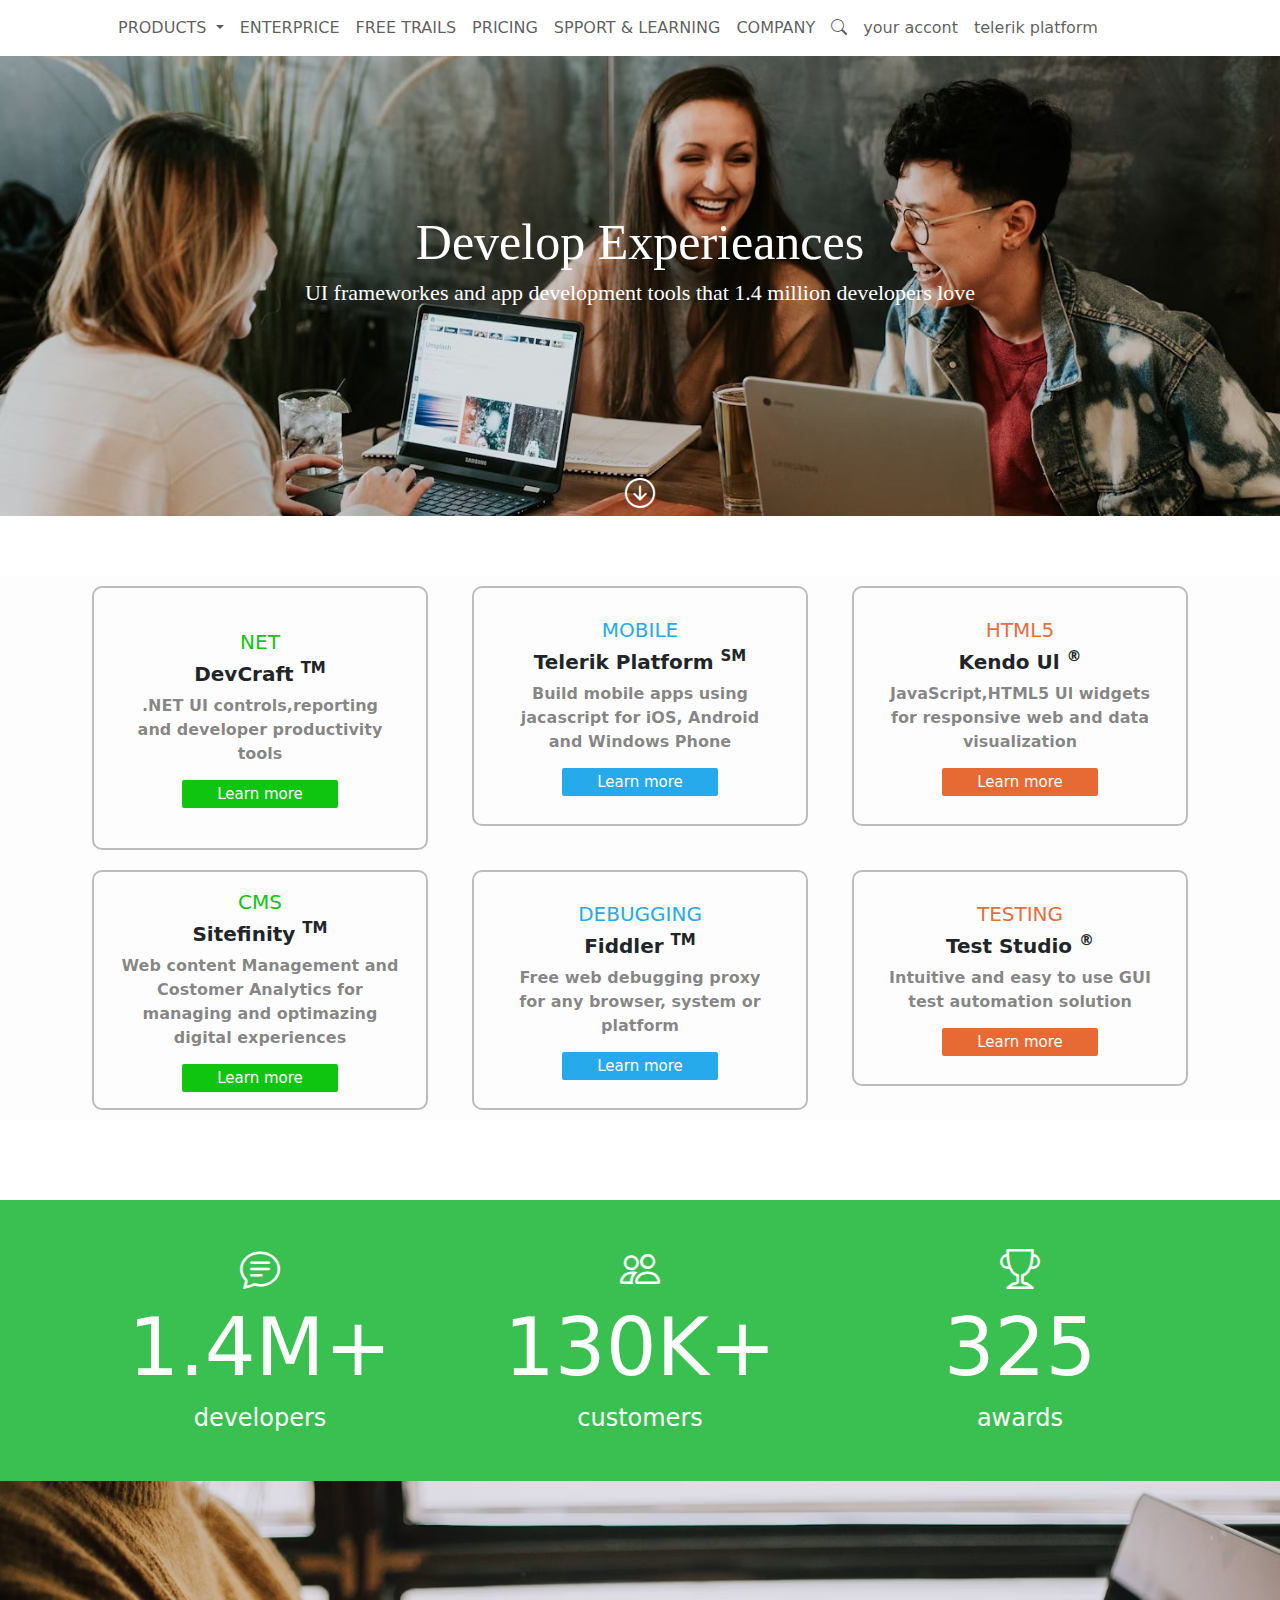
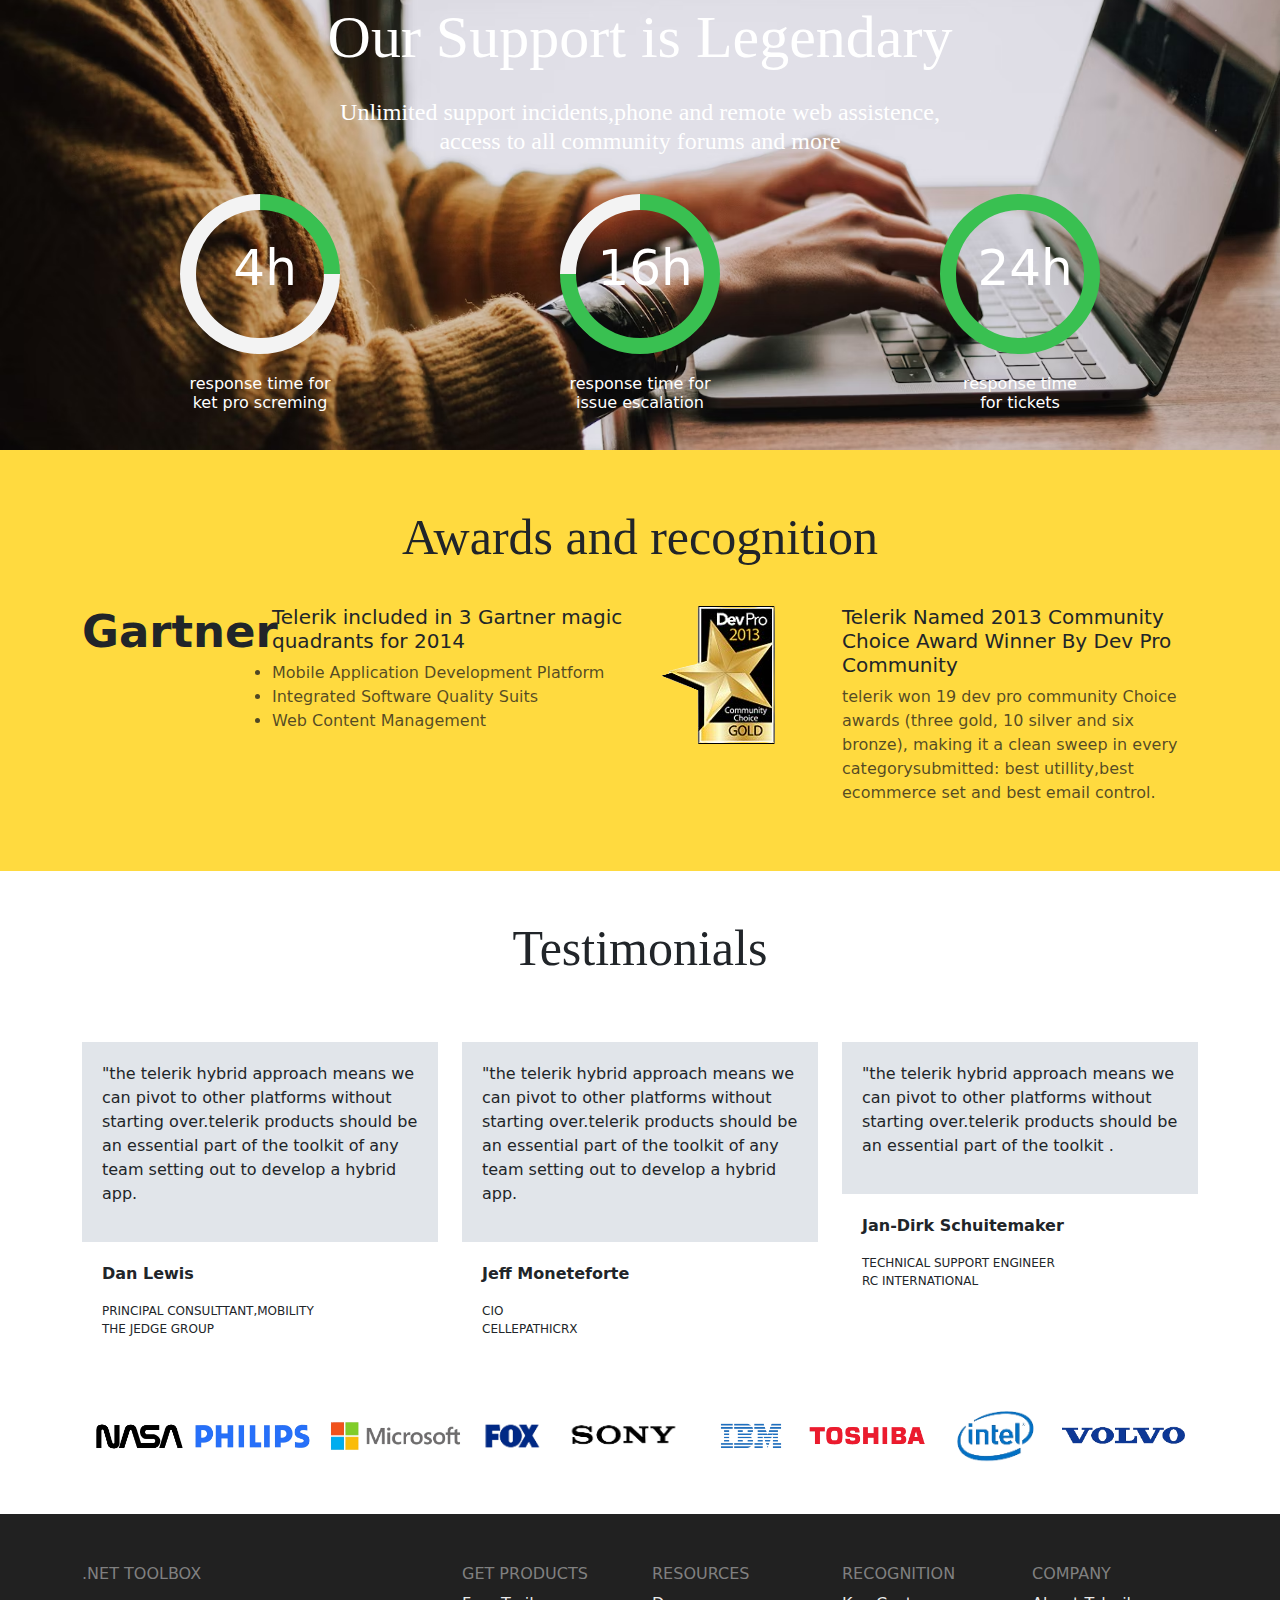
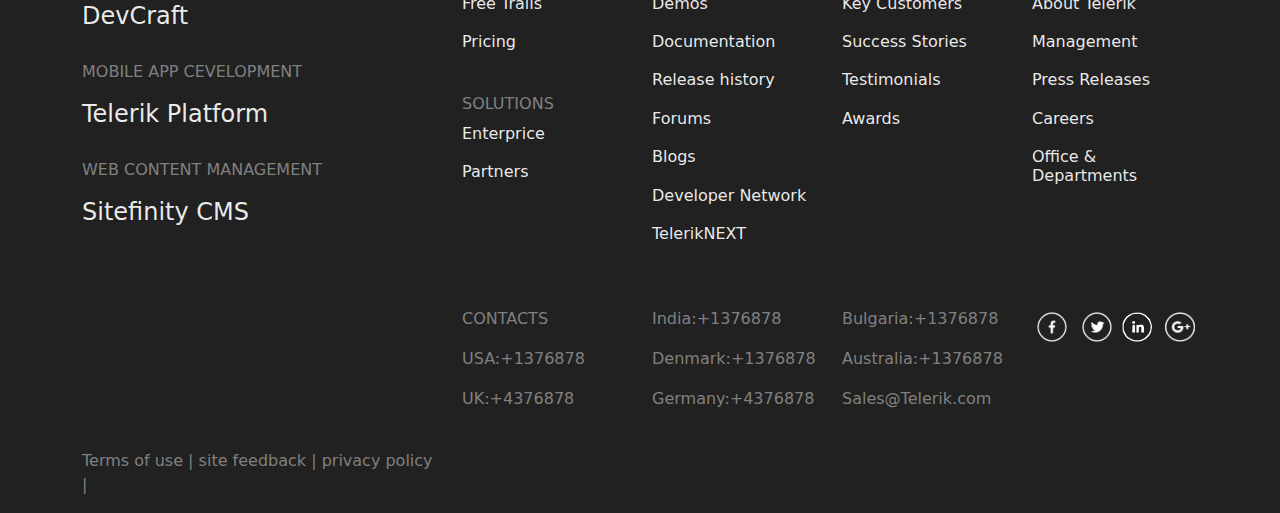
<file: index.html>
<!DOCTYPE html>
<html lang="en">
<head>
    <meta charset="UTF-8">
    <meta name="viewport" content="width=device-width, initial-scale=1.0">
    <link rel="stylesheet" href="style.css">
    <link href="https://cdn.jsdelivr.net/npm/bootstrap@5.3.2/dist/css/bootstrap.min.css" rel="stylesheet">
    <script src="https://cdn.jsdelivr.net/npm/bootstrap@5.3.2/dist/js/bootstrap.bundle.min.js"></script>
    <link rel="stylesheet" href="https://cdn.jsdelivr.net/npm/bootstrap-icons@1.11.1/font/bootstrap-icons.css">
    <title>project4</title>
</head>
<body>

    <section class="sec0">
        <div class="container">
            <div class="row">
                <div class="col-sm-12">
                    <nav class="navbar navbar-expand-md  navbar-light">
                        <div class="container-fluid">
                          <a class="navbar-brand" href="#"></a>
                          <button class="navbar-toggler" type="button" data-bs-toggle="collapse" data-bs-target="#collapsibleNavbar">
                            <span class="navbar-toggler-icon"></span>
                          </button>
                          <div class="collapse navbar-collapse" id="collapsibleNavbar">
                            <ul class="navbar-nav">

                                <li class="nav-item dropdown">
                                    <a class="nav-link dropdown-toggle" href="#" role="button" data-bs-toggle="dropdown" class="nav">PRODUCTS </a>
                                    <ul class="dropdown-menu">
                                      <li><a class="dropdown-item" href="#">Link</a></li>
                                      <li><a class="dropdown-item" href="#">Another link</a></li>
                                      <li><a class="dropdown-item" href="#">A third link</a></li>
                                    </ul>
                                  </li>
                                <li class="nav-item">
                                    <a class="nav-link" href="#" class="nav">ENTERPRICE</a>
                                  </li>
                                  <li class="nav-item">
                                    <a class="nav-link" href="#" class="nav">FREE TRAILS</a>
                                  </li>  
                                  <li class="nav-item">
                                    <a class="nav-link" href="#" class="nav">PRICING</a>
                                  </li>  
                                  <li class="nav-item">
                                    <a class="nav-link" href="#" class="nav">SPPORT & LEARNING</a>
                                  </li>  
                                  <li class="nav-item">
                                    <a class="nav-link" href="#" class="nav">COMPANY</a>
                                  </li>  
                                  <li class="nav-item">
                                    <a class="nav-link" href="#" class="nav"><i class="bi bi-search"></i></a>
                                  </li>  
                                  <li class="nav-item">
                                    <a class="nav-link" href="#" class="nav">your accont</a>
                                  </li>  
                                  <li class="nav-item">
                                    <a class="nav-link" href="#" class="nav">telerik platform</a>
                                  </li> 
                            </ul>
                          </div>
                        </div>
                      </nav>                      
                </div>
            </div>
        </div>
    </section>

<section class="sec1">
    <div class="container">
        <div class="row">
            <div class="col-sm-12">
                <div class="inbox1">
                    <h1 class="one">Develop Experieances</h1>
                    <h4 class="two">UI frameworkes and app development tools that 1.4 million developers love </h4>   
                </div>
                <div class="inbox2">
                    <i class="bi bi-arrow-down-circle"></i>
                </div>
            </div>
        </div>
    </div>
</section>

<section class="sec2">
    <div class="container">
        <div class="row">
                <div class="col-sm-4">
                    <div class="inbox30">
                        <h5 class="three1">NET</h5>
                        
                        <h2 class="four">DevCraft <SUp class="sup">TM</SUp></h2>
                        <p class="five">.NET UI controls,reporting and 
                            developer productivity tools</p>
                            <a href="" class="mor1">Learn more</a>
                    </div>
                </div>
                <div class="col-sm-4">
                    <div class="inbox3">
                        <h5 class="three2">MOBILE</h5>
                        <h2 class="four">Telerik Platform <SUp class="sup">SM</SUp></h2>
                        <p class="five">Build mobile apps using jacascript
                            for iOS, Android and Windows Phone
                        </p>
                        <a href="" class="mor2">Learn more</a>
                    </div>
                </div>
                <div class="col-sm-4">
                    <div class="inbox3">
                        <h5 class="three3">HTML5</h5>
                        <h1 class="four">Kendo Ul <SUp class="sup">&REG;</SUp></h1>
                        <p class="five">JavaScript,HTML5 Ul widgets for
                            responsive web and data 
                            visualization
                        </p>
                        <a href="" class="mor3">Learn more</a>
                    </div>
                </div>
        </div>
        
        <div class="row">
            <div class="col-sm-4">
                <div class="inbox4">
                    <h5 class="three1">CMS</h5>
                    <h1 class="four">Sitefinity <SUp class="sup">TM</SUp></h1>
                    <p class="five">Web content Management and Costomer Analytics
                        for managing and optimazing digital experiences
                     </p>
                     <a href="" class="mor1">Learn more</a>
                </div>
            </div>
            <div class="col-sm-4">
                <div class="inbox5">
                    <h5  class="three2">DEBUGGING</h5>
                    <h1 class="four">Fiddler <SUp class="sup">TM</SUp></h1>
                    <p class="five">Free web debugging proxy for any 
                        browser, system or platform
                    </p>
                    <a href="" class="mor2">Learn more</a>
                </div>
            </div>
            <div class="col-sm-4">
                <div class="inbox5">
                    <h5  class="three3">TESTING</h5>
                    <h1 class="four">Test Studio <SUp class="sup">&REG;</SUp></h1>
                    <p class="five">Intuitive and easy to use GUI test
                        automation solution
                    </p>
                    <a href="" class="mor3">Learn more</a>
                </div>
            </div>
    </div>
</div>
</section>

<section class="sec3">
    <div class="container">
        <div class="row">
            <div class="col-sm-4">
                <div class="inbox6">
                    <i class="bi1 bi-chat-text"></i>
                   <h1 class="picachu">1.4M+</h1> 
                   <h4 class="awa">developers</h4>
                </div>
            </div>
            <div class="col-sm-4">
                <div class="inbox6">
                    <i class="bi1 bi-people"></i>
                    <h1 class="picachu">130K+</h1>
                    <h4 class="awa">customers</h4>
                </div>
            </div>
            <div class="col-sm-4">
                <div class="inbox6">
                    <i class="bi1 bi-trophy"></i>
                    <h1 class="picachu">325</h1>
                    <h4 class="awa">awards</h4>
                </div>
            </div>
        </div>
    </div>
</section>

<section class="sec4">
    <div class="container">
        <div class="row">
            <div class="col">
                <div class="inbox7">
                   <p> Our Support is Legendary</p>
                   <h4>Unlimited support incidents,phone and remote web assistence,<br>
                    access to all community forums and more
                   </h4>
                </div>
            </div>
        </div>
        <div class="row">
            <div class="col-sm-4">
                <div class="loader1">
                    <p>4h</p>
                </div> 
                <h6 class="color">response time for <br>
                 ket pro screming</h6>               
            </div>
            <div class="col-sm-4">
                <div class="loader2">
                    <p>16h</p>
                </div>  
                <h6 class="color">response time for <br>
                     issue escalation</h6>              
            </div>
            <div class="col-sm-4">
                <div class="loader3">
                    <p>24h</p>
                </div>    
                <h6 class="color">response time <br>
                    for tickets</h6>            
        </div>
        </div>
    </div>
</section>

<section class="sec5">
    <div class="container">
        <div class="row">
            <div class="col">
            <div class="inbox8">
                <p>Awards and recognition</p>
            </div>
            <div class="row">
            <div class="col-sm-2">
                <h1 class="gar">Gartner</h1>
            </div>
            <div class="col-sm-4">
                <h5>Telerik included in 3 Gartner magic
                    quadrants for 2014
                </h5>
                <li class="telerik">Mobile Application Development Platform</li>
                <li class="telerik">Integrated Software Quality Suits </li>
                <li class="telerik">Web Content Management</li>
            </div>
            <div class="col-sm-2">
                <img src="dev.png" alt="">
            </div>
            <div class="col-sm-4">
                <h5>Telerik Named 2013 Community
                    Choice Award Winner By Dev Pro 
                    Community
                </h5>
                <P class="telerik">telerik won 19 dev pro community Choice awards (three 
                    gold, 10 silver and six bronze), making it a clean sweep in 
                    every categorysubmitted: best utillity,best ecommerce 
                    set and best email control.
                </P>
            </div>
        </div>
            </div>
        </div>
    </div>
</section>

<section class="sec6">
    <div class="container">
        <div class="row">
            <div class="col">
                <div class="inbox9">
                    <p>Testimonials</p>
                </div>
            </div>
        </div>
        <div class="row">
            <div class="col-sm-4">
                <div class="inbox10">
                <p>"the telerik hybrid approach means we
                     can pivot to other platforms without starting
                      over.telerik products should be an essential
                       part of the toolkit of any team setting out to
                        develop a hybrid app.</p>
                    </div>
                    <div class="inbox12">
                    <p class="guppy">Dan Lewis</p>
                    <P class="guppy2">PRINCIPAL CONSULTTANT,MOBILITY <br>
                        THE JEDGE GROUP
                    </P>
                </div>
            </div>
            <div class="col-sm-4">
                <div class="inbox10">
                <p>"the telerik hybrid approach means we
                     can pivot to other platforms without starting
                      over.telerik products should be an essential
                       part of the toolkit of any team setting out to
                        develop a hybrid app.</p>
                    </div>
                    <div class="inbox12">
                    <p class="guppy">Jeff Moneteforte</p>
                    <p class="guppy2">CIO <br>
                        CELLEPATHICRX
                    </p>
                </div>
            </div>
            <div class="col-sm-4">
                <div class="inbox10">
                <p> "the telerik hybrid approach means we
                     can pivot to other platforms without starting
                      over.telerik products should be an essential 
                      part of the toolkit .</p>
                    </div>
                    <div class="inbox12">
                    <p class="guppy">Jan-Dirk Schuitemaker</p>
                    <P class="guppy2">TECHNICAL SUPPORT ENGINEER <br>
                        RC INTERNATIONAL </P>
                    </div>
            </div>
        </div>
    </div>
</section>

<section class="sec7">
    <div class="container">
        <div class="row">
            <div class="col">
                <img  class="bg"src="nasa.png" alt="" width="8%">
                <img class="bg" src="philips-removebg-preview.png" alt="" width="11%">
                <img  class="bg"src="micro.png" alt="" width="14%">
                <img class="bg" src="fox.png" alt="" width="6%">
                <img class="bg"src="sony.png" alt="" width="13%">
                <img class="bg"src="ibm.png" alt="" width="9%">
                <img class="bg"src="toshi.png" alt="" width="11%">
                <img class="bg" src="intel.png" alt="" width="11%">
                <img class="bg" src="volvo.png" alt="" width="11%">
            </div>
        </div>
    </div>
</section>

<section class="sec8">
    <div class="container">
        <div class="row">
            <div class="col-sm-4">
                <div class="inbox13">
                    <h6 class="last">.NET TOOLBOX</6>
                    <h4 class="first">DevCraft</h4>
                    <br>
                    <h6 class="last">MOBILE APP CEVELOPMENT</h6>
                    <h4 class="first">Telerik Platform</h4>
                    <br>
                    <h6 class="last">WEB CONTENT MANAGEMENT</h6>
                    <h4 class="first">Sitefinity CMS</h4>
                </div>
            </div>
            <div class="col-sm-2">
                <div class="inbox14">
                <h6 class="last">GET PRODUCTS</6>
                <p class="first">Free Trails <br><br>
                    Pricing
                </p> 
                <br>   
                <h6 class="last">SOLUTIONS</6>
                    <p class="first">Enterprice <br><br>
                        Partners
                    </p> 
                </div>
            </div>
            <div class="col-sm-2">
                <div class="inbox15">
                <h6 class="last">RESOURCES</6>
                <P class="first">Demos <br><br>
                   Documentation <br><br>
                   Release history <br><br>
                   Forums <br><br>
                   Blogs <br><br>
                   Developer Network <br><br>
                   TelerikNEXT</P>
                </div>
            </div>
            <div class="col-sm-2">
                <div class="inbox16">
                <h6 class="last">RECOGNITION</6>
                <P class="first">Key Customers <br><br>
                Success Stories <br><br>
                Testimonials <br><br>
                Awards</P>
            </div>
            </div>
            <div class="col-sm-2">
                <div class="inbox17">
                <h6 class="last">COMPANY</6>
                    <P class="first">About Telerik <br><br>
                    Management <br><br>
                    Press Releases <br><br>
                    Careers <br><br>
                    Office & Departments</P>
                </div>
            </div>
        </div>
        <br><br>
        <div class="row">
            <div class="col-sm-4">
                <div class="inbox18">
                    <hp class="last">Terms of use | site feedback | privacy policy |</p>
                </div>
            </div>
            <div class="col-sm-2">
                <div class="inbox19">
                    <p class="last">CONTACTS</p>
                    <P class="last">USA:+1376878</P>
                    <P class="last">UK:+4376878</P>
                </div>
            </div>
            <div class="col-sm-2">
                <div class="inbox19">
                    <P class="last">India:+1376878</P>
                    <P class="last">Denmark:+1376878</P>
                    <P class="last">Germany:+4376878</P>
                </div>
            </div>
            <div class="col-sm-2">
                <div class="inbox19">
                    <P class="last">Bulgaria:+1376878</P>
                    <P class="last">Australia:+1376878</P>
                    <P class="last">Sales@Telerik.com</P>
                </div>
            </div>
            <div class="col-sm-2">
                <div class="inbox19">
                    <img src="f-removebg-preview.png" alt="" width="24%" class="bi0" >
                    <img src="t-removebg-preview.png" alt="" width="24%" class="bi0" >
                    <img src="in.png" alt="" width="18%" class="bi00" >
                    <img src="g-removebg-preview.png" alt="" width="18%" class="bi0" >
                </div>
            </div>
        </div>
    </div>
</section>

</body>

</html>
</file>
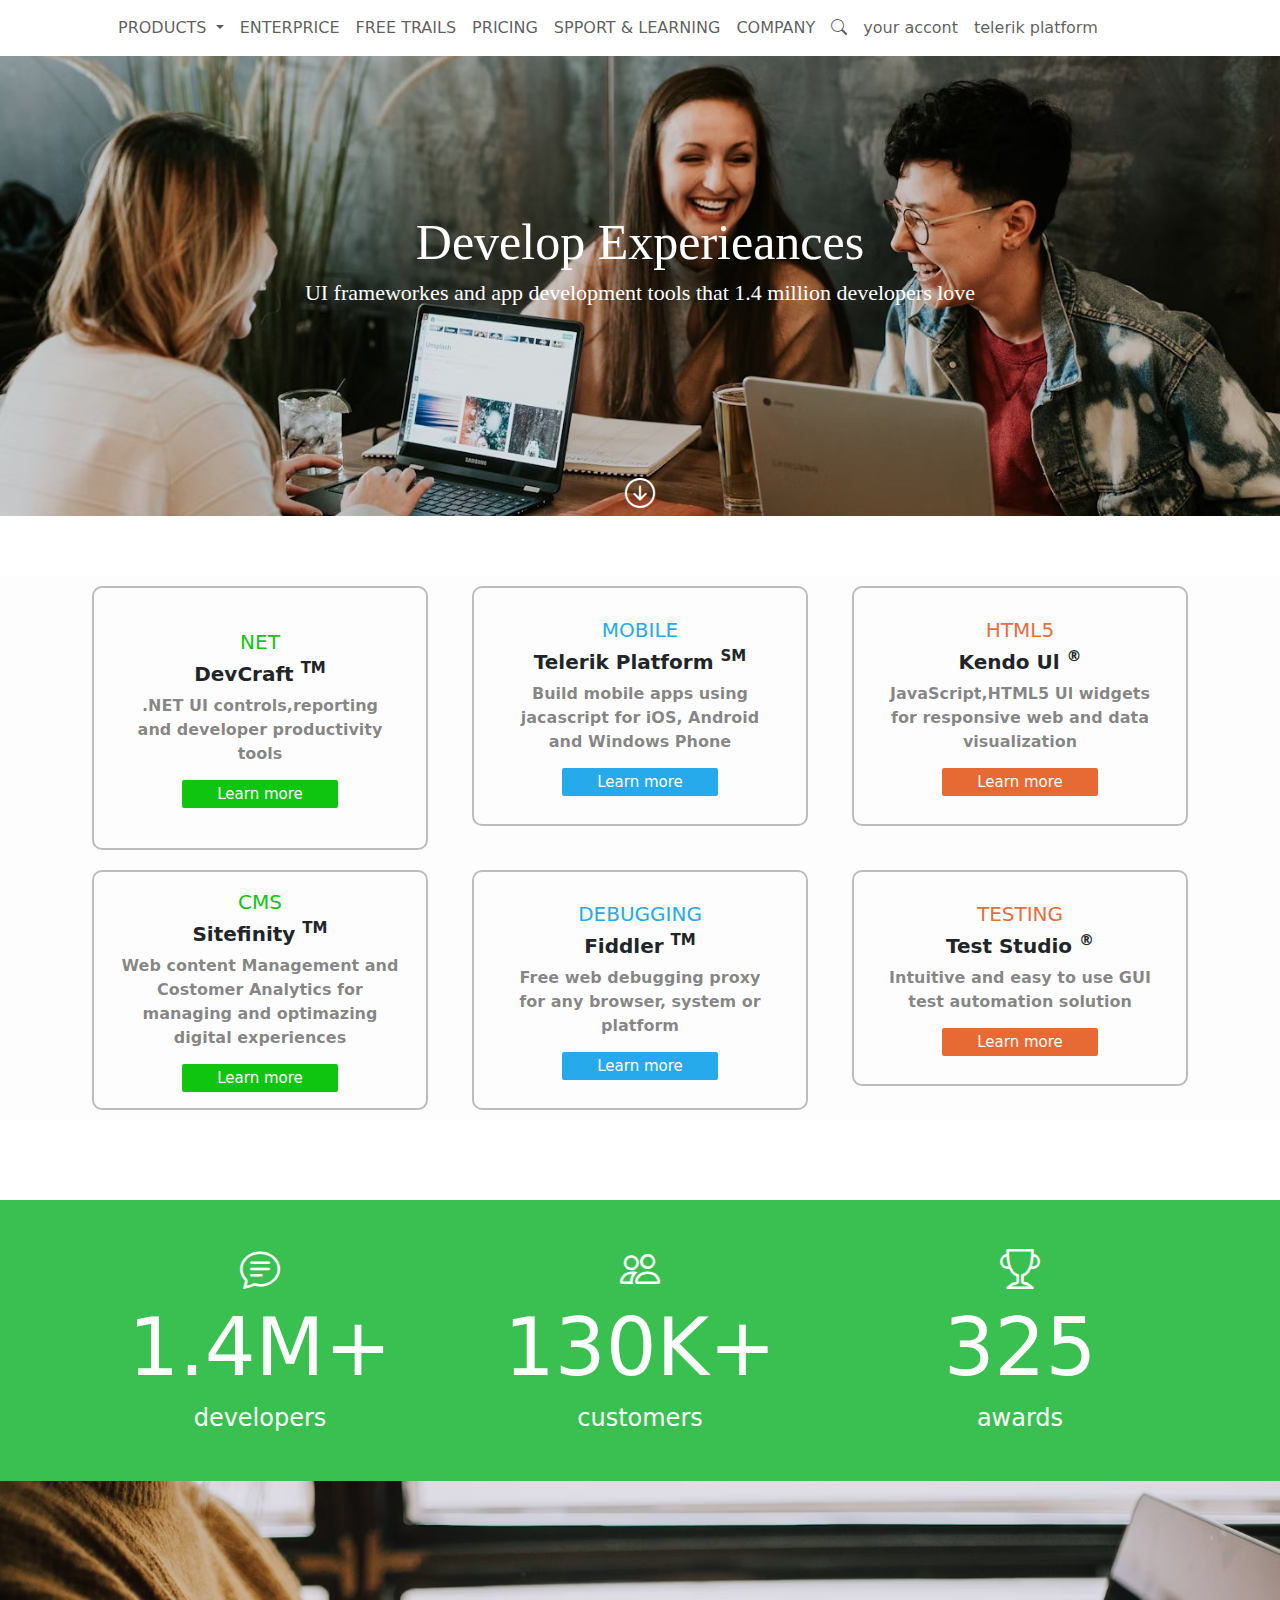
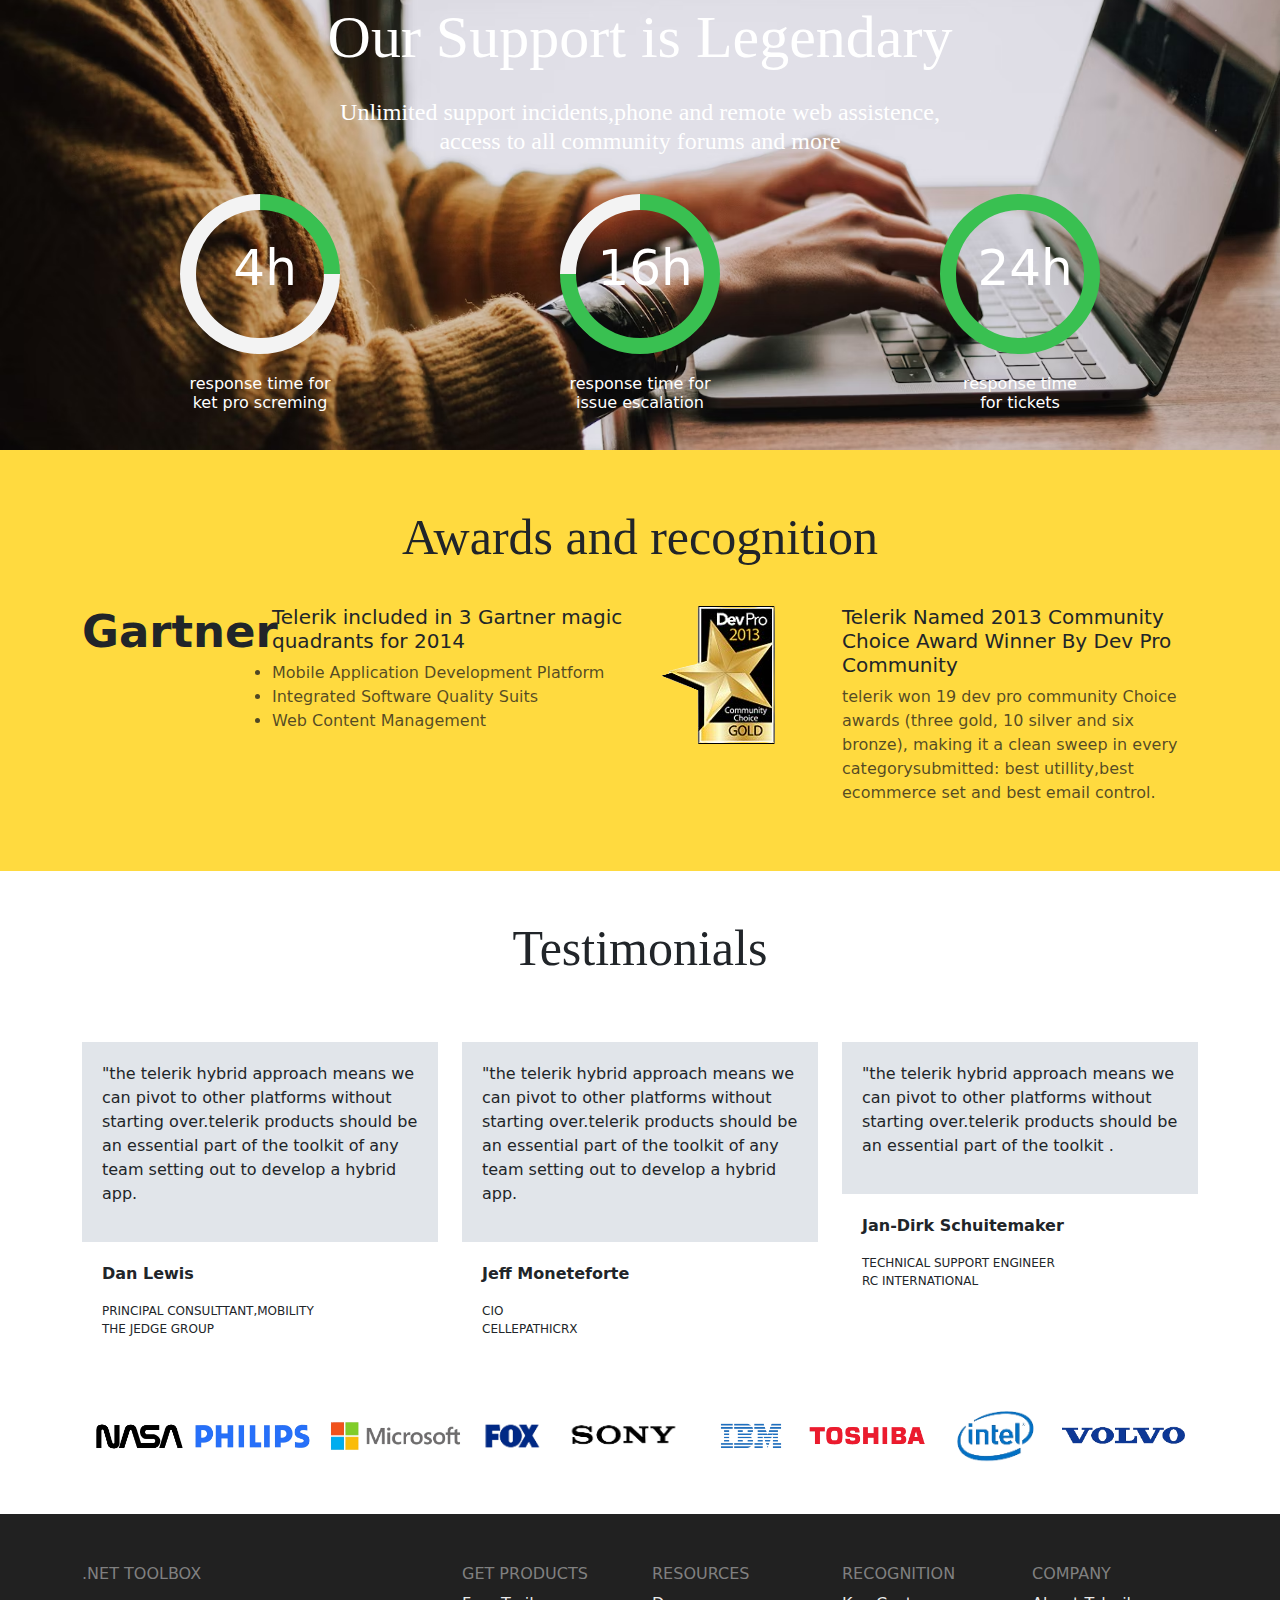
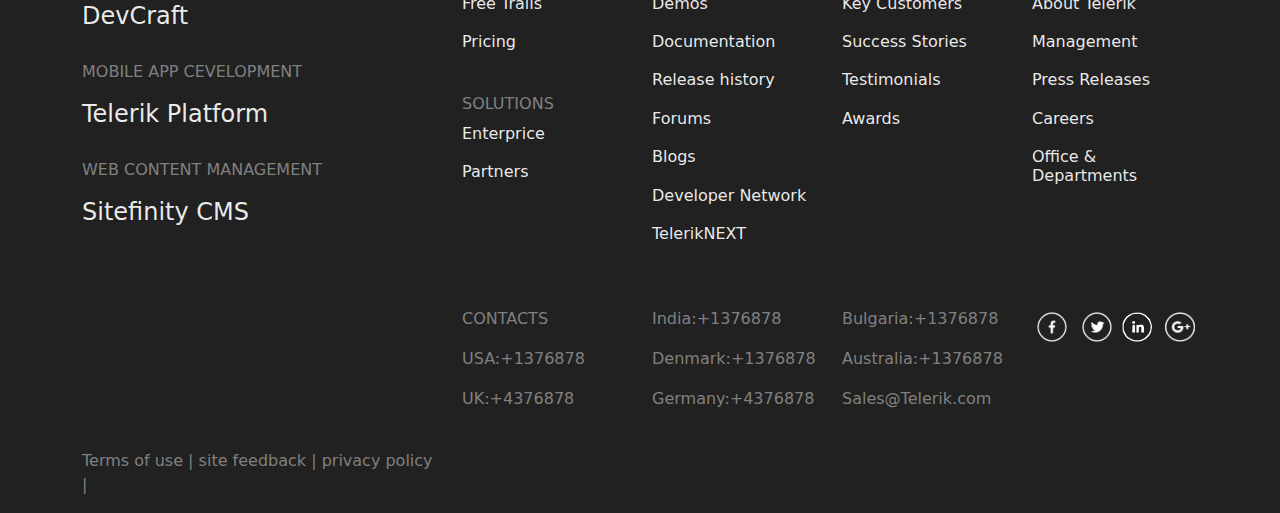
<file: project3.html>
<!DOCTYPE html>
<html lang="en">
<head>
    <meta charset="UTF-8">
    <meta name="viewport" content="width=device-width, initial-scale=1.0">
    <link rel="stylesheet" href="style.css">
    <link href="https://cdn.jsdelivr.net/npm/bootstrap@5.3.2/dist/css/bootstrap.min.css" rel="stylesheet">
    <script src="https://cdn.jsdelivr.net/npm/bootstrap@5.3.2/dist/js/bootstrap.bundle.min.js"></script>
    <link rel="stylesheet" href="https://cdn.jsdelivr.net/npm/bootstrap-icons@1.11.1/font/bootstrap-icons.css">
    <title>project3</title>
</head>
<body>

    <section class="sec0">
        <div class="container">
            <div class="row">
                <div class="col-sm-12">
                    <nav class="navbar navbar-expand-md  navbar-light">
                        <div class="container-fluid">
                          <a class="navbar-brand" href="#"></a>
                          <button class="navbar-toggler" type="button" data-bs-toggle="collapse" data-bs-target="#collapsibleNavbar">
                            <span class="navbar-toggler-icon"></span>
                          </button>
                          <div class="collapse navbar-collapse" id="collapsibleNavbar">
                            <ul class="navbar-nav">

                                <li class="nav-item dropdown">
                                    <a class="nav-link dropdown-toggle" href="#" role="button" data-bs-toggle="dropdown" class="nav">PRODUCTS </a>
                                    <ul class="dropdown-menu">
                                      <li><a class="dropdown-item" href="#">Link</a></li>
                                      <li><a class="dropdown-item" href="#">Another link</a></li>
                                      <li><a class="dropdown-item" href="#">A third link</a></li>
                                    </ul>
                                  </li>
                                <li class="nav-item">
                                    <a class="nav-link" href="#" class="nav">ENTERPRICE</a>
                                  </li>
                                  <li class="nav-item">
                                    <a class="nav-link" href="#" class="nav">FREE TRAILS</a>
                                  </li>  
                                  <li class="nav-item">
                                    <a class="nav-link" href="#" class="nav">PRICING</a>
                                  </li>  
                                  <li class="nav-item">
                                    <a class="nav-link" href="#" class="nav">SPPORT & LEARNING</a>
                                  </li>  
                                  <li class="nav-item">
                                    <a class="nav-link" href="#" class="nav">COMPANY</a>
                                  </li>  
                                  <li class="nav-item">
                                    <a class="nav-link" href="#" class="nav"><i class="bi bi-search"></i></a>
                                  </li>  
                                  <li class="nav-item">
                                    <a class="nav-link" href="#" class="nav">your accont</a>
                                  </li>  
                                  <li class="nav-item">
                                    <a class="nav-link" href="#" class="nav">telerik platform</a>
                                  </li> 
                            </ul>
                          </div>
                        </div>
                      </nav>                      
                </div>
            </div>
        </div>
    </section>

<section class="sec1">
    <div class="container">
        <div class="row">
            <div class="col-sm-12">
                <div class="inbox1">
                    <h1 class="one">Develop Experieances</h1>
                    <h4 class="two">UI frameworkes and app development tools that 1.4 million developers love </h4>   
                </div>
                <div class="inbox2">
                    <i class="bi bi-arrow-down-circle"></i>
                </div>
            </div>
        </div>
    </div>
</section>

<section class="sec2">
    <div class="container">
        <div class="row">
                <div class="col-sm-4">
                    <div class="inbox30">
                        <h5 class="three1">NET</h5>
                        
                        <h2 class="four">DevCraft <SUp class="sup">TM</SUp></h2>
                        <p class="five">.NET UI controls,reporting and 
                            developer productivity tools</p>
                            <a href="" class="mor1">Learn more</a>
                    </div>
                </div>
                <div class="col-sm-4">
                    <div class="inbox3">
                        <h5 class="three2">MOBILE</h5>
                        <h2 class="four">Telerik Platform <SUp class="sup">SM</SUp></h2>
                        <p class="five">Build mobile apps using jacascript
                            for iOS, Android and Windows Phone
                        </p>
                        <a href="" class="mor2">Learn more</a>
                    </div>
                </div>
                <div class="col-sm-4">
                    <div class="inbox3">
                        <h5 class="three3">HTML5</h5>
                        <h1 class="four">Kendo Ul <SUp class="sup">&REG;</SUp></h1>
                        <p class="five">JavaScript,HTML5 Ul widgets for
                            responsive web and data 
                            visualization
                        </p>
                        <a href="" class="mor3">Learn more</a>
                    </div>
                </div>
        </div>
        
        <div class="row">
            <div class="col-sm-4">
                <div class="inbox4">
                    <h5 class="three1">CMS</h5>
                    <h1 class="four">Sitefinity <SUp class="sup">TM</SUp></h1>
                    <p class="five">Web content Management and Costomer Analytics
                        for managing and optimazing digital experiences
                     </p>
                     <a href="" class="mor1">Learn more</a>
                </div>
            </div>
            <div class="col-sm-4">
                <div class="inbox5">
                    <h5  class="three2">DEBUGGING</h5>
                    <h1 class="four">Fiddler <SUp class="sup">TM</SUp></h1>
                    <p class="five">Free web debugging proxy for any 
                        browser, system or platform
                    </p>
                    <a href="" class="mor2">Learn more</a>
                </div>
            </div>
            <div class="col-sm-4">
                <div class="inbox5">
                    <h5  class="three3">TESTING</h5>
                    <h1 class="four">Test Studio <SUp class="sup">&REG;</SUp></h1>
                    <p class="five">Intuitive and easy to use GUI test
                        automation solution
                    </p>
                    <a href="" class="mor3">Learn more</a>
                </div>
            </div>
    </div>
</div>
</section>

<section class="sec3">
    <div class="container">
        <div class="row">
            <div class="col-sm-4">
                <div class="inbox6">
                    <i class="bi1 bi-chat-text"></i>
                   <h1 class="picachu">1.4M+</h1> 
                   <h4 class="awa">developers</h4>
                </div>
            </div>
            <div class="col-sm-4">
                <div class="inbox6">
                    <i class="bi1 bi-people"></i>
                    <h1 class="picachu">130K+</h1>
                    <h4 class="awa">customers</h4>
                </div>
            </div>
            <div class="col-sm-4">
                <div class="inbox6">
                    <i class="bi1 bi-trophy"></i>
                    <h1 class="picachu">325</h1>
                    <h4 class="awa">awards</h4>
                </div>
            </div>
        </div>
    </div>
</section>

<section class="sec4">
    <div class="container">
        <div class="row">
            <div class="col">
                <div class="inbox7">
                   <p> Our Support is Legendary</p>
                   <h4>Unlimited support incidents,phone and remote web assistence,<br>
                    access to all community forums and more
                   </h4>
                </div>
            </div>
        </div>
        <div class="row">
            <div class="col-sm-4">
                <div class="loader1">
                    <p>4h</p>
                </div> 
                <h6 class="color">response time for <br>
                 ket pro screming</h6>               
            </div>
            <div class="col-sm-4">
                <div class="loader2">
                    <p>16h</p>
                </div>  
                <h6 class="color">response time for <br>
                     issue escalation</h6>              
            </div>
            <div class="col-sm-4">
                <div class="loader3">
                    <p>24h</p>
                </div>    
                <h6 class="color">response time <br>
                    for tickets</h6>            
        </div>
        </div>
    </div>
</section>

<section class="sec5">
    <div class="container">
        <div class="row">
            <div class="col">
            <div class="inbox8">
                <p>Awards and recognition</p>
            </div>
            <div class="row">
            <div class="col-sm-2">
                <h1 class="gar">Gartner</h1>
            </div>
            <div class="col-sm-4">
                <h5>Telerik included in 3 Gartner magic
                    quadrants for 2014
                </h5>
                <li class="telerik">Mobile Application Development Platform</li>
                <li class="telerik">Integrated Software Quality Suits </li>
                <li class="telerik">Web Content Management</li>
            </div>
            <div class="col-sm-2">
                <img src="dev.png" alt="">
            </div>
            <div class="col-sm-4">
                <h5>Telerik Named 2013 Community
                    Choice Award Winner By Dev Pro 
                    Community
                </h5>
                <P class="telerik">telerik won 19 dev pro community Choice awards (three 
                    gold, 10 silver and six bronze), making it a clean sweep in 
                    every categorysubmitted: best utillity,best ecommerce 
                    set and best email control.
                </P>
            </div>
        </div>
            </div>
        </div>
    </div>
</section>

<section class="sec6">
    <div class="container">
        <div class="row">
            <div class="col">
                <div class="inbox9">
                    <p>Testimonials</p>
                </div>
            </div>
        </div>
        <div class="row">
            <div class="col-sm-4">
                <div class="inbox10">
                <p>"the telerik hybrid approach means we
                     can pivot to other platforms without starting
                      over.telerik products should be an essential
                       part of the toolkit of any team setting out to
                        develop a hybrid app.</p>
                    </div>
                    <div class="inbox12">
                    <p class="guppy">Dan Lewis</p>
                    <P class="guppy2">PRINCIPAL CONSULTTANT,MOBILITY <br>
                        THE JEDGE GROUP
                    </P>
                </div>
            </div>
            <div class="col-sm-4">
                <div class="inbox10">
                <p>"the telerik hybrid approach means we
                     can pivot to other platforms without starting
                      over.telerik products should be an essential
                       part of the toolkit of any team setting out to
                        develop a hybrid app.</p>
                    </div>
                    <div class="inbox12">
                    <p class="guppy">Jeff Moneteforte</p>
                    <p class="guppy2">CIO <br>
                        CELLEPATHICRX
                    </p>
                </div>
            </div>
            <div class="col-sm-4">
                <div class="inbox10">
                <p> "the telerik hybrid approach means we
                     can pivot to other platforms without starting
                      over.telerik products should be an essential 
                      part of the toolkit .</p>
                    </div>
                    <div class="inbox12">
                    <p class="guppy">Jan-Dirk Schuitemaker</p>
                    <P class="guppy2">TECHNICAL SUPPORT ENGINEER <br>
                        RC INTERNATIONAL </P>
                    </div>
            </div>
        </div>
    </div>
</section>

<section class="sec7">
    <div class="container">
        <div class="row">
            <div class="col">
                <img  class="bg"src="nasa.png" alt="" width="8%">
                <img class="bg" src="philips-removebg-preview.png" alt="" width="11%">
                <img  class="bg"src="micro.png" alt="" width="14%">
                <img class="bg" src="fox.png" alt="" width="6%">
                <img class="bg"src="sony.png" alt="" width="13%">
                <img class="bg"src="ibm.png" alt="" width="9%">
                <img class="bg"src="toshi.png" alt="" width="11%">
                <img class="bg" src="intel.png" alt="" width="11%">
                <img class="bg" src="volvo.png" alt="" width="11%">
            </div>
        </div>
    </div>
</section>

<section class="sec8">
    <div class="container">
        <div class="row">
            <div class="col-sm-4">
                <div class="inbox13">
                    <h6 class="last">.NET TOOLBOX</6>
                    <h4 class="first">DevCraft</h4>
                    <br>
                    <h6 class="last">MOBILE APP CEVELOPMENT</h6>
                    <h4 class="first">Telerik Platform</h4>
                    <br>
                    <h6 class="last">WEB CONTENT MANAGEMENT</h6>
                    <h4 class="first">Sitefinity CMS</h4>
                </div>
            </div>
            <div class="col-sm-2">
                <div class="inbox14">
                <h6 class="last">GET PRODUCTS</6>
                <p class="first">Free Trails <br><br>
                    Pricing
                </p> 
                <br>   
                <h6 class="last">SOLUTIONS</6>
                    <p class="first">Enterprice <br><br>
                        Partners
                    </p> 
                </div>
            </div>
            <div class="col-sm-2">
                <div class="inbox15">
                <h6 class="last">RESOURCES</6>
                <P class="first">Demos <br><br>
                   Documentation <br><br>
                   Release history <br><br>
                   Forums <br><br>
                   Blogs <br><br>
                   Developer Network <br><br>
                   TelerikNEXT</P>
                </div>
            </div>
            <div class="col-sm-2">
                <div class="inbox16">
                <h6 class="last">RECOGNITION</6>
                <P class="first">Key Customers <br><br>
                Success Stories <br><br>
                Testimonials <br><br>
                Awards</P>
            </div>
            </div>
            <div class="col-sm-2">
                <div class="inbox17">
                <h6 class="last">COMPANY</6>
                    <P class="first">About Telerik <br><br>
                    Management <br><br>
                    Press Releases <br><br>
                    Careers <br><br>
                    Office & Departments</P>
                </div>
            </div>
        </div>
        <br><br>
        <div class="row">
            <div class="col-sm-4">
                <div class="inbox18">
                    <hp class="last">Terms of use | site feedback | privacy policy |</p>
                </div>
            </div>
            <div class="col-sm-2">
                <div class="inbox19">
                    <p class="last">CONTACTS</p>
                    <P class="last">USA:+1376878</P>
                    <P class="last">UK:+4376878</P>
                </div>
            </div>
            <div class="col-sm-2">
                <div class="inbox19">
                    <P class="last">India:+1376878</P>
                    <P class="last">Denmark:+1376878</P>
                    <P class="last">Germany:+4376878</P>
                </div>
            </div>
            <div class="col-sm-2">
                <div class="inbox19">
                    <P class="last">Bulgaria:+1376878</P>
                    <P class="last">Australia:+1376878</P>
                    <P class="last">Sales@Telerik.com</P>
                </div>
            </div>
            <div class="col-sm-2">
                <div class="inbox19">
                    <img src="f-removebg-preview.png" alt="" width="24%" class="bi0" >
                    <img src="t-removebg-preview.png" alt="" width="24%" class="bi0" >
                    <img src="in.png" alt="" width="18%" class="bi00" >
                    <img src="g-removebg-preview.png" alt="" width="18%" class="bi0" >
                </div>
            </div>
        </div>
    </div>
</section>

</body>
</html>
</file>
<file: style.css>
.sec1{
    background-image:url(man.jpg);
    background-size: cover;
    text-align: center;
    /* height: 500px; */
    color: white;
}
.one{
    font-size: 50px;
    /* margin: 0px; */
}
.two{
    font-size: 22px;
}
.inbox1{
  padding: 14%;
  font-family: High Tower Text;
}
.inbox2{
    font-size: 30px;
}
.sec2{
    /* height: 500px; */
    text-align: center;
    margin-top: 60px;
    margin-bottom: 80px;
    background-color: hsl(0deg 0% 99.22%);

}
.inbox3{
    border: 2px solid rgba(0, 0, 0, 0.253);
    border-radius: 10px;
    padding: 30px;
    margin: 10px;
}
.inbox30{
    border: 2px solid rgba(0, 0, 0, 0.253);
    border-radius: 10px;
    padding: 42px;
    margin: 10px;
}
.inbox4{
    border: 2px solid rgba(0, 0, 0, 0.253);
    border-radius: 10px;
    padding: 18px;
    margin: 10px;
}
.inbox5{
    border: 2px solid rgba(0, 0, 0, 0.253);
    border-radius: 10px;
    padding: 30px;
    margin: 10px;
}
.three1{
    color: rgb(15, 197, 15);
}
.three2{
    color: rgb(38, 170, 236);
}
.three3{
    color: rgba(228, 83, 21, 0.871);
}
.four{
    font-weight: bold;
    font-size: 20px;
    text-align: center;
}
.five{
    color: rgba(0, 0, 0, 0.495);
    font-weight: bold;
}
.sup{
    font-size: 15px;
}
.mor1{
    background-color: rgb(15, 197, 15);
    color: white;
    padding: 5px 25px;
    text-decoration: none;
    font-size: 15px;
    /* display: inline-block; */
    padding:5px 35px ;
    border-radius: 2px;
}
.mor2{
    background-color: rgb(38, 170, 236);
    color: white;
    padding: 5px 25px;
    text-decoration: none;
    font-size: 15px;
    /* display: inline-block; */
    padding:5px 35px ;
    border-radius: 2px;
}
.mor3{
    background-color: rgba(228, 83, 21, 0.871 );
    color: white;
    padding: 5px 25px;
    text-decoration: none;
    font-size: 15px;
    /* display: inline-block; */
    padding:5px 35px ;
    border-radius: 2px;
}
.sec3{
    background-color: hsl(130.67deg 54.22% 48.82%);
    padding: 40px;
    text-align: center;
}
.picachu{
    font-size: 80px;
    color: white;
    font-weight: lighter;
}
.bi1{
    color: white;
    font-size: 40px;
    padding: 10px;
}
.awa{
    color: white;
}
.sec4{
    text-align: center;
    background-image:url(girl.avif);
    background-size: cover;
}
.loader1 {
    border: 16px solid #f3f3f3;
    border-radius: 50%;
    border-top: 16px solid hsl(130.67deg 54.22% 48.82%); 
    width: 160px;
    height: 160px;
    transform:rotate(45deg);
    display:flex;
    justify-content:center;
    align-items:center;
    margin: auto;
  }
  .loader1 p{
      transform:rotate(-45deg);
      font-size:50px;
      color: white;
  }
  .loader2 {
    border: 16px solid #f3f3f3;
    border-radius: 50%;
    border-top: 16px solid hsl(130.67deg 54.22% 48.82%); 
    border-right:16px solid hsl(130.67deg 54.22% 48.82%) ;
    border-bottom:16px solid hsl(130.67deg 54.22% 48.82%) ;
    width: 160px;
    height: 160px;
    transform:rotate(45deg);
    display:flex;
    justify-content:center;
    align-items:center;
    margin: auto;
  }
  .loader2 p{
      transform:rotate(-45deg);
      font-size:50px;
      color: white;
  }
  .loader3 {
    border: 16px solid #f3f3f3;
    border-radius: 50%;
    border-top: 16px solid hsl(130.67deg 54.22% 48.82%); 
    border-right:16px solid hsl(130.67deg 54.22% 48.82%) ;
    border-bottom:16px solid hsl(130.67deg 54.22% 48.82%) ;
    border-left:16px solid hsl(130.67deg 54.22% 48.82%) ;
    width: 160px;
    height: 160px;
    transform:rotate(45deg);
    display:flex;
    justify-content:center;
    align-items:center;
    margin: auto;
  }
  .loader3 p{
      transform:rotate(-45deg);
      font-size:50px;
      color: white;
  }
  .color{
    color: white;
    padding-bottom: 30px;
    margin-top: 20px;
  }
.inbox7{
    margin-top: 10%;
    font-family:Monotype Corsiva;
    font-size: 60px;
    color: white;
    padding-bottom: 30px;
}
.sec5{
    background-color: hsl(48.44deg 100% 62.35%);
    padding: 50px;
}
.inbox8{
    text-align: center;
    font-family:Monotype Corsiva;
    font-size: 50px;
    margin-bottom: 30px;
}
.gar{
    font-weight:bold;
    font-size: 45px;
}
.telerik{
    color: rgba(29, 28, 28, 0.773);
}
.inbox9{
    text-align: center;
    padding: 40px;
    font-family:Monotype Corsiva; 
    font-size: 50px;
}
.inbox10{
    background-color: hsl(213.33deg 17.65% 90%);
    padding: 20px;
}
.inbox12{
    margin: 20px;
}
.guppy{
    font-weight: bold;
    font-size: 16px;
}
.guppy2{
    font-size: 12px;
}
.sec7{
    text-align: center;
}

.sec8{
    background-color: rgba(0, 0, 0, 0.87);
    padding-top: 50px;
}
.last{
    color: gray;
}
.first{
    color: rgba(255, 255, 255, 0.904);
    padding-top: 10px;
}
.inbox18{
    margin-top: 40%;
}
.bi0{
    color: white;
}
.bi00{
    margin-right: 8px;
    color: white;
}
.nav-link1{
    color: black;
    text-decoration: none;
}
</file>
